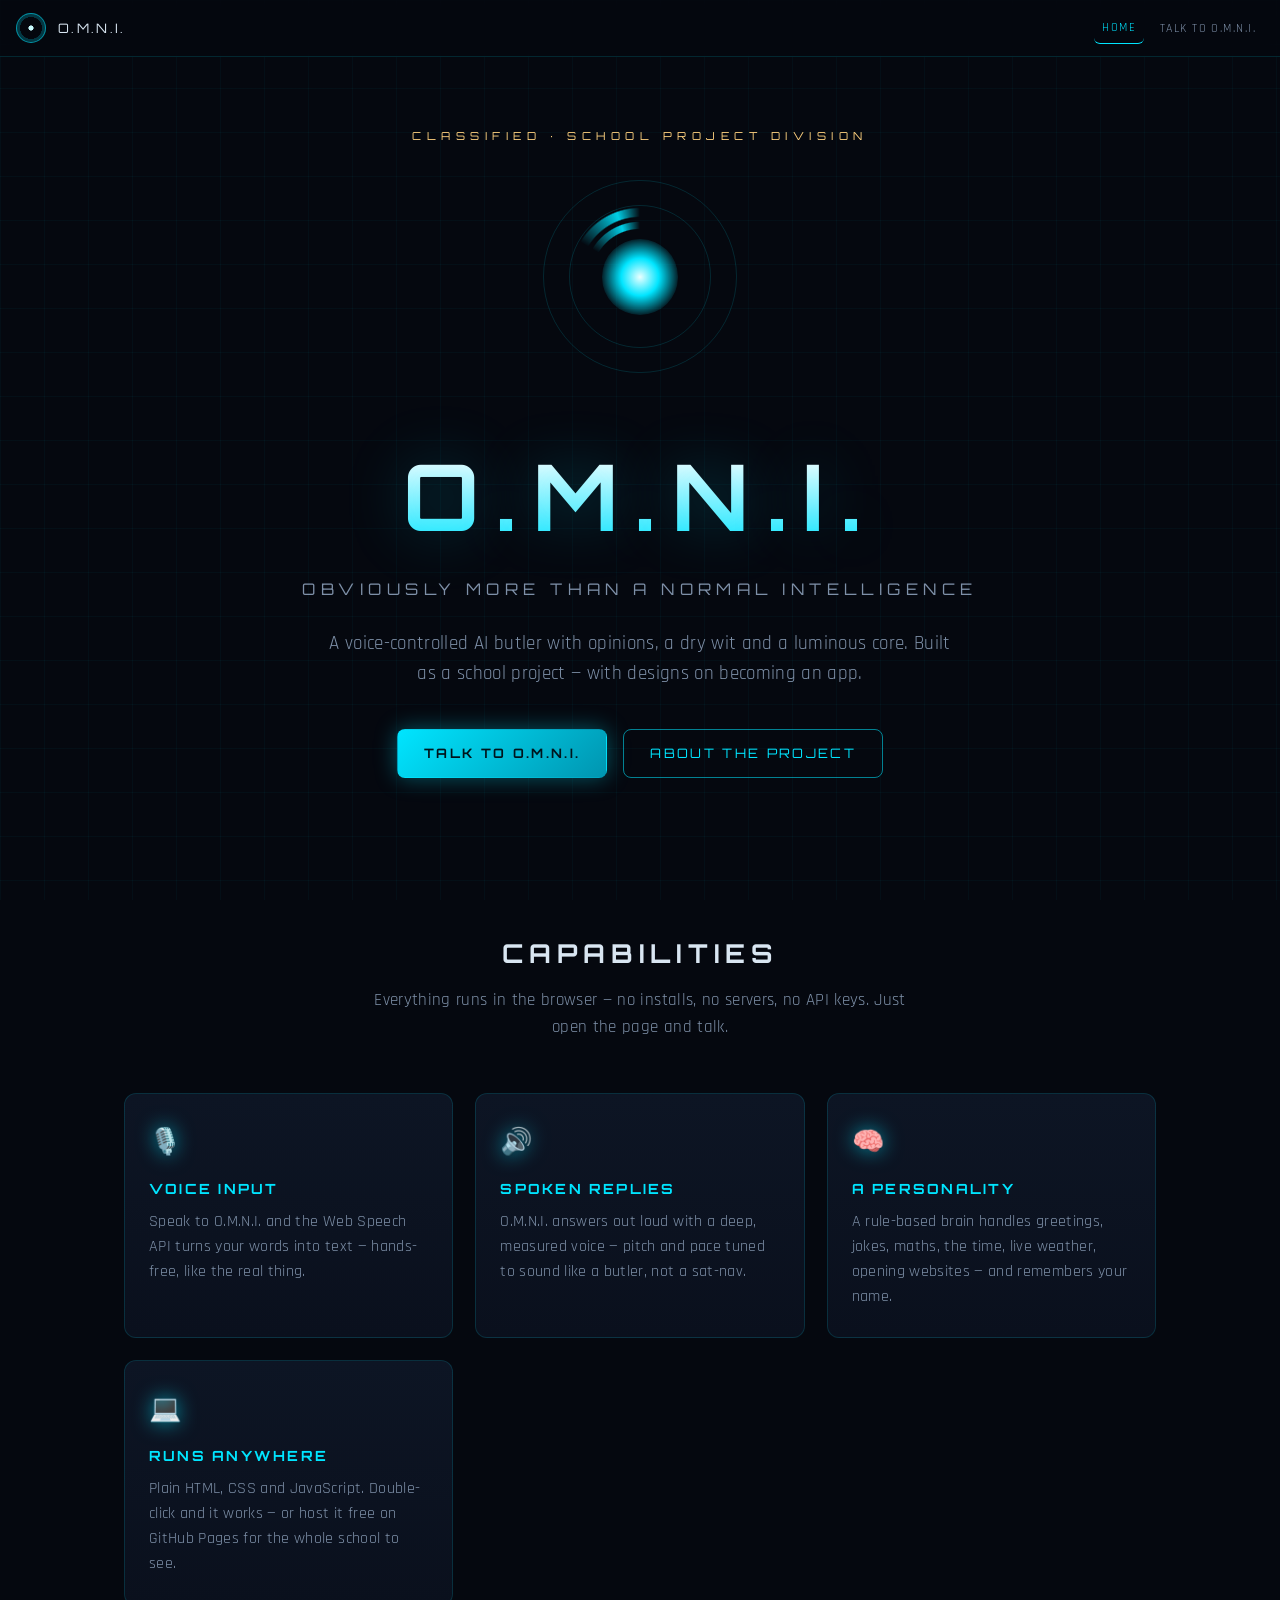
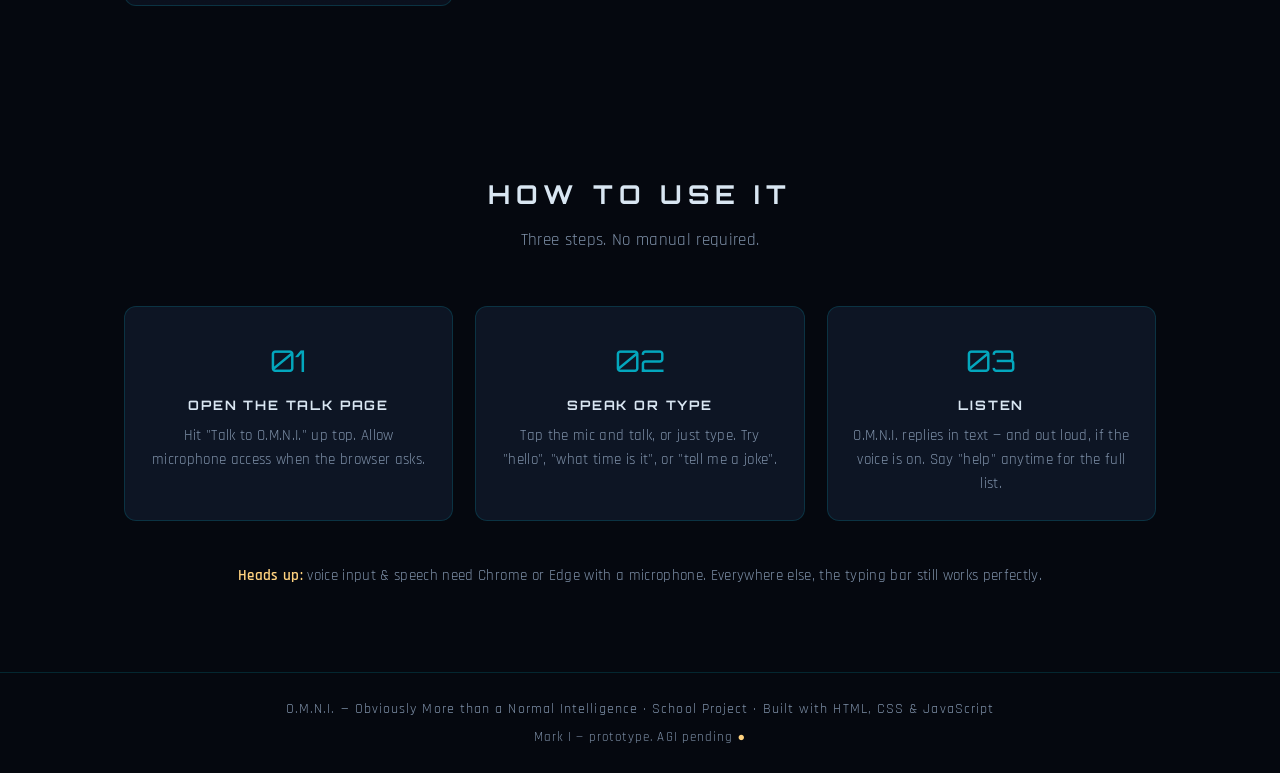
<file: index.html>
<!DOCTYPE html>
<html lang="en">
<head>
  <meta charset="UTF-8" />
  <meta name="viewport" content="width=device-width, initial-scale=1.0" />
  <title>O.M.N.I. — School Project</title>
  <meta name="description" content="O.M.N.I. — Obviously More than a Normal Intelligence. A voice-controlled AI butler, built as a school project." />
  <link rel="icon" href="data:image/svg+xml,%3Csvg xmlns='http://www.w3.org/2000/svg' viewBox='0 0 100 100'%3E%3Ccircle cx='50' cy='50' r='38' fill='none' stroke='%2300e5ff' stroke-width='6'/%3E%3Ccircle cx='50' cy='50' r='14' fill='%2300e5ff'/%3E%3C/svg%3E" />
  <link rel="apple-touch-icon" href="icons/apple-touch-icon.png" />
  <link rel="manifest" href="manifest.json" />
  <link rel="preconnect" href="https://fonts.googleapis.com" />
  <link rel="preconnect" href="https://fonts.gstatic.com" crossorigin />
  <link href="https://fonts.googleapis.com/css2?family=Orbitron:wght@500;700;900&family=Rajdhani:wght@400;500;600;700&display=swap" rel="stylesheet" />
  <link rel="stylesheet" href="css/core.css" />
  <link rel="stylesheet" href="css/home.css" />
</head>
<body>

  <!-- ======= Header ======= -->
  <header class="topbar">
    <a class="brand" href="index.html">
      <span class="mini-arc" aria-hidden="true"></span>
      <span class="name">O.M.N.I.</span>
    </a>
    <nav>
      <a href="index.html" class="active">Home</a>
      <a href="talk.html">Talk to O.M.N.I.</a>
    </nav>
  </header>

  <!-- ======= Hero ======= -->
  <section class="hero">
    <p class="eyebrow">CLASSIFIED · SCHOOL PROJECT DIVISION</p>

    <div class="arc" aria-hidden="true">
      <div class="coil"></div>
      <div class="coil coil2"></div>
      <div class="ring r1"></div>
      <div class="ring r2"></div>
      <div class="core"></div>
    </div>

    <h1>O.M.N.I.</h1>
    <p class="sub">Obviously More than a Normal Intelligence</p>
    <p class="tag">
      A voice-controlled AI butler with opinions, a dry wit and a luminous core.
      Built as a school project — with designs on becoming an app.
    </p>

    <div class="actions">
      <a class="btn btn-primary" href="talk.html">Talk to O.M.N.I.</a>
      <a class="btn btn-ghost" href="#features">About the project</a>
    </div>
  </section>

  <!-- ======= Features ======= -->
  <section class="section" id="features">
    <h2 class="section-title reveal">Capabilities</h2>
    <p class="section-sub reveal">
      Everything runs in the browser — no installs, no servers, no API keys.
      Just open the page and talk.
    </p>

    <div class="grid-3">
      <div class="card reveal">
        <div class="icon">🎙️</div>
        <h3>Voice input</h3>
        <p>Speak to O.M.N.I. and the Web Speech API turns your words into text — hands-free, like the real thing.</p>
      </div>
      <div class="card reveal">
        <div class="icon">🔊</div>
        <h3>Spoken replies</h3>
        <p>O.M.N.I. answers out loud with a deep, measured voice — pitch and pace tuned to sound like a butler, not a sat-nav.</p>
      </div>
      <div class="card reveal">
        <div class="icon">🧠</div>
        <h3>A personality</h3>
        <p>A rule-based brain handles greetings, jokes, maths, the time, live weather, opening websites — and remembers your name.</p>
      </div>
      <div class="card reveal">
        <div class="icon">💻</div>
        <h3>Runs anywhere</h3>
        <p>Plain HTML, CSS and JavaScript. Double-click and it works — or host it free on GitHub Pages for the whole school to see.</p>
      </div>
    </div>
  </section>

  <!-- ======= How it works ======= -->
  <section class="section" id="how">
    <h2 class="section-title reveal">How to use it</h2>
    <p class="section-sub reveal">Three steps. No manual required.</p>

    <div class="steps">
      <div class="step reveal">
        <h3>Open the Talk page</h3>
        <p>Hit "Talk to O.M.N.I." up top. Allow microphone access when the browser asks.</p>
      </div>
      <div class="step reveal">
        <h3>Speak or type</h3>
        <p>Tap the mic and talk, or just type. Try "hello", "what time is it", or "tell me a joke".</p>
      </div>
      <div class="step reveal">
        <h3>Listen</h3>
        <p>O.M.N.I. replies in text — and out loud, if the voice is on. Say "help" anytime for the full list.</p>
      </div>
    </div>

    <p class="note reveal">
      <strong>Heads up:</strong> voice input &amp; speech need Chrome or Edge with a microphone.
      Everywhere else, the typing bar still works perfectly.
    </p>
  </section>

  <!-- ======= Footer ======= -->
  <footer class="footer">
    <p>O.M.N.I. — Obviously More than a Normal Intelligence · School Project · Built with HTML, CSS &amp; JavaScript</p>
    <p style="margin-top:6px; font-size:12.5px;">Mark I — prototype. AGI pending <span class="gold">●</span></p>
  </footer>

  <script>
    // Reveal-on-scroll
    const io = new IntersectionObserver(
      (entries) => entries.forEach((e) => e.isIntersecting && e.target.classList.add("visible")),
      { threshold: 0.15 }
    );
    document.querySelectorAll(".reveal").forEach((el) => io.observe(el));
  </script>
  <script src="js/pwa.js"></script>
</body>
</html>
</file>
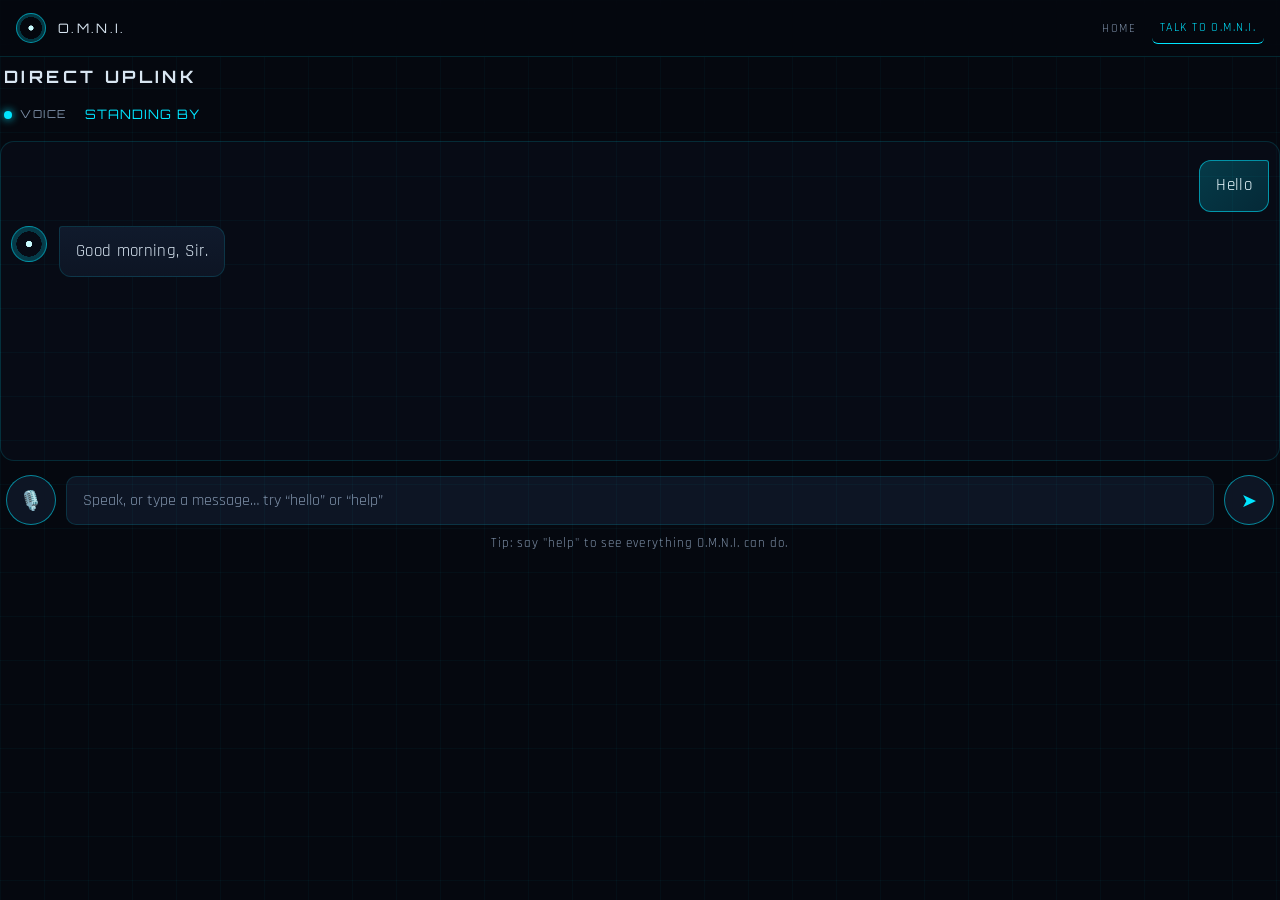
<file: talk.html>
<!DOCTYPE html>
<html lang="en">
<head>
  <meta charset="UTF-8" />
  <meta name="viewport" content="width=device-width, initial-scale=1.0" />
  <title>Talk to O.M.N.I. — O.M.N.I.</title>
  <meta name="description" content="Speak to O.M.N.I. — voice input, spoken replies. A school project." />
  <link rel="icon" href="data:image/svg+xml,%3Csvg xmlns='http://www.w3.org/2000/svg' viewBox='0 0 100 100'%3E%3Ccircle cx='50' cy='50' r='38' fill='none' stroke='%2300e5ff' stroke-width='6'/%3E%3Ccircle cx='50' cy='50' r='14' fill='%2300e5ff'/%3E%3C/svg%3E" />
  <link rel="apple-touch-icon" href="icons/apple-touch-icon.png" />
  <link rel="manifest" href="manifest.json" />
  <link rel="preconnect" href="https://fonts.googleapis.com" />
  <link rel="preconnect" href="https://fonts.gstatic.com" crossorigin />
  <link href="https://fonts.googleapis.com/css2?family=Orbitron:wght@500;700;900&family=Rajdhani:wght@400;500;600;700&display=swap" rel="stylesheet" />
  <link rel="stylesheet" href="css/core.css" />
  <link rel="stylesheet" href="css/talk.css" />
</head>
<body>

  <!-- ======= Header ======= -->
  <header class="topbar">
    <a class="brand" href="index.html">
      <span class="mini-arc" aria-hidden="true"></span>
      <span class="name">O.M.N.I.</span>
    </a>
    <nav>
      <a href="index.html">Home</a>
      <a href="talk.html" class="active">Talk to O.M.N.I.</a>
    </nav>
  </header>

  <!-- ======= Talk console ======= -->
  <main class="talk-main">

    <div class="talk-head">
      <h2>Direct uplink</h2>
      <div class="hud">
        <span id="voice-status" class="toggle" title="Toggle O.M.N.I.'s spoken voice">
          <span class="dot"></span> Voice
        </span>
        <span id="status" class="status" style="padding:0">Standing by</span>
      </div>
    </div>

    <div class="chat" id="chat" aria-live="polite"></div>

    <form class="composer" id="chat-form" autocomplete="off">
      <button type="button" class="icon-btn" id="mic-btn" title="Speak to O.M.N.I. (Chrome/Edge)">🎙️</button>
      <input id="chat-input" type="text" placeholder="Speak, or type a message… try “hello” or “help”" aria-label="Message for O.M.N.I." />
      <button type="submit" class="icon-btn" title="Send">➤</button>
    </form>

    <p class="status" id="hint">Tip: say "help" to see everything O.M.N.I. can do.</p>
  </main>

  <script src="js/omni-data.js"></script>
  <script src="js/omni-data2.js"></script>
  <script src="js/omni.js"></script>
  <script src="js/talk.js"></script>
  <script src="js/pwa.js"></script>
</body>
</html>
</file>
<file: css/core.css>
/* O.M.N.I. — core (shared site stylesheet, split for size) */

:root {
  --bg: #05080f;
  --bg-2: #0a101d;
  --panel: #0d1524;
  --panel-2: #101a2c;
  --line: rgba(0, 229, 255, 0.14);
  --cyan: #00e5ff;
  --cyan-soft: rgba(0, 229, 255, 0.55);
  --cyan-dim: rgba(0, 229, 255, 0.22);
  --gold: #ffd27f;
  --text: #d9e6f2;
  --muted: #7e90a8;
  --danger: #ff5f6d;
  --font-display: "Orbitron", "Segoe UI", "Helvetica Neue", Arial, sans-serif;
  --font-body: "Rajdhani", "Segoe UI", "Helvetica Neue", Arial, sans-serif;
}

* { margin: 0; padding: 0; box-sizing: border-box; }

html { scroll-behavior: smooth; }

body {
  background: var(--bg);
  color: var(--text);
  font-family: var(--font-body);
  font-size: 17px;
  line-height: 1.6;
  letter-spacing: 0.02em;
  min-height: 100vh;
  overflow-x: hidden;
}

body::before {
  content: "";
  position: fixed;
  inset: 0;
  background-image:
    linear-gradient(rgba(0, 229, 255, 0.035) 1px, transparent 1px),
    linear-gradient(90deg, rgba(0, 229, 255, 0.035) 1px, transparent 1px);
  background-size: 44px 44px;
  pointer-events: none;
  z-index: 0;
}

::selection { background: var(--cyan); color: #001018; }

a { color: var(--cyan); text-decoration: none; }

h1, h2, h3 { font-family: var(--font-display); font-weight: 700; }

.topbar {
  position: sticky;
  top: 0;
  z-index: 50;
  display: flex;
  align-items: center;
  justify-content: space-between;
  gap: 16px;
  padding: 14px 28px;
  background: rgba(5, 8, 15, 0.82);
  backdrop-filter: blur(10px);
  border-bottom: 1px solid var(--line);
}

.brand {
  display: flex;
  align-items: center;
  gap: 12px;
  color: var(--text);
}

.brand .mini-arc {
  width: 30px;
  height: 30px;
  border-radius: 50%;
  border: 1px solid var(--cyan-soft);
  background:
    radial-gradient(circle, #c9fbff 0 12%, transparent 14%),
    radial-gradient(circle, transparent 55%, var(--cyan-dim) 56% 72%, transparent 74%);
  animation: core-pulse 2.6s ease-in-out infinite;
}

.brand .name {
  font-family: var(--font-display);
  font-size: 15px;
  letter-spacing: 0.28em;
}

.topbar nav { display: flex; gap: 8px; align-items: center; }

.topbar nav a {
  padding: 8px 14px;
  border-radius: 6px;
  color: var(--muted);
  font-size: 14px;
  letter-spacing: 0.12em;
  text-transform: uppercase;
  transition: color 0.2s, background 0.2s;
}

.topbar nav a:hover { color: var(--cyan); background: rgba(0, 229, 255, 0.08); }

.topbar nav a.active { color: var(--cyan); border-bottom: 1px solid var(--cyan); }

.btn {
  display: inline-block;
  padding: 13px 26px;
  border-radius: 8px;
  font-family: var(--font-display);
  font-size: 13px;
  letter-spacing: 0.18em;
  text-transform: uppercase;
  cursor: pointer;
  border: 1px solid transparent;
  transition: transform 0.15s, box-shadow 0.2s, background 0.2s;
}

.btn:active { transform: translateY(1px); }

.btn-primary {
  background: linear-gradient(135deg, var(--cyan), #0095b0);
  color: #00141c;
  font-weight: 700;
  box-shadow: 0 0 22px rgba(0, 229, 255, 0.35);
}

.btn-primary:hover { box-shadow: 0 0 34px rgba(0, 229, 255, 0.55); }

.btn-ghost {
  border-color: var(--cyan-soft);
  color: var(--cyan);
  background: transparent;
}

.btn-ghost:hover { background: rgba(0, 229, 255, 0.08); box-shadow: 0 0 18px rgba(0, 229, 255, 0.2); }

  .topbar { padding: 12px 16px; }
  .topbar nav a { padding: 6px 8px; font-size: 12px; }
  .brand .name { letter-spacing: 0.18em; font-size: 13px; }
</file>
<file: css/home.css>
/* O.M.N.I. — home (shared site stylesheet, split for size) */

.hero {
  position: relative;
  z-index: 1;
  min-height: 88vh;
  display: flex;
  flex-direction: column;
  align-items: center;
  justify-content: center;
  text-align: center;
  padding: 60px 24px;
}

.hero .eyebrow {
  font-family: var(--font-display);
  font-size: 11px;
  letter-spacing: 0.5em;
  color: var(--gold);
  margin-bottom: 26px;
}

.hero h1 {
  font-size: clamp(44px, 9vw, 92px);
  letter-spacing: 0.18em;
  background: linear-gradient(180deg, #ffffff 20%, var(--cyan) 90%);
  -webkit-background-clip: text;
  background-clip: text;
  -webkit-text-fill-color: transparent;
  text-shadow: 0 0 60px rgba(0, 229, 255, 0.25);
  margin-bottom: 8px;
}

.hero .sub {
  font-family: var(--font-display);
  font-size: clamp(12px, 2vw, 16px);
  letter-spacing: 0.34em;
  color: var(--muted);
  text-transform: uppercase;
  margin-bottom: 26px;
}

.hero .tag {
  max-width: 640px;
  color: var(--muted);
  font-size: 19px;
  margin-bottom: 40px;
}

.hero .actions { display: flex; gap: 16px; flex-wrap: wrap; justify-content: center; }

.arc {
  position: relative;
  width: 210px;
  height: 210px;
  margin-bottom: 40px;
}

.arc .ring {
  position: absolute;
  border-radius: 50%;
  border: 1px solid var(--line);
}

.arc .r1 { inset: 4%; }
.arc .r2 { inset: 16%; }

.arc .coil {
  position: absolute;
  inset: 0;
  border-radius: 50%;
  background: conic-gradient(from 0deg, transparent 0deg 300deg, var(--cyan) 340deg, transparent 360deg);
  -webkit-mask: radial-gradient(circle, transparent 40%, #000 41% 46%, transparent 47%);
  mask: radial-gradient(circle, transparent 40%, #000 41% 46%, transparent 47%);
  animation: spin 5s linear infinite;
  opacity: 0.9;
}

.arc .coil2 {
  inset: 10%;
  animation-duration: 7s;
  animation-direction: reverse;
}

.arc .core {
  position: absolute;
  inset: 32%;
  border-radius: 50%;
  background: radial-gradient(circle, #eaffff 0%, var(--cyan) 35%, rgba(0, 229, 255, 0.25) 65%, transparent 75%);
  animation: core-pulse 3s ease-in-out infinite;
}

@keyframes spin { to { transform: rotate(360deg); } }

@keyframes core-pulse {
  0%, 100% { transform: scale(1); opacity: 0.9; box-shadow: 0 0 24px rgba(0, 229, 255, 0.5); }
  50% { transform: scale(1.07); opacity: 1; box-shadow: 0 0 48px rgba(0, 229, 255, 0.85); }
}

.section {
  position: relative;
  z-index: 1;
  padding: 84px 24px;
  max-width: 1080px;
  margin: 0 auto;
}

.section-title {
  text-align: center;
  font-size: 26px;
  letter-spacing: 0.22em;
  text-transform: uppercase;
  color: var(--text);
  margin-bottom: 12px;
}

.section-sub {
  text-align: center;
  color: var(--muted);
  max-width: 560px;
  margin: 0 auto 52px;
}

.grid-3 {
  display: grid;
  grid-template-columns: repeat(auto-fit, minmax(250px, 1fr));
  gap: 22px;
}

.card {
  background: linear-gradient(180deg, var(--panel), var(--bg-2));
  border: 1px solid var(--line);
  border-radius: 12px;
  padding: 28px 24px;
  transition: transform 0.2s, border-color 0.2s, box-shadow 0.2s;
}

.card:hover {
  transform: translateY(-4px);
  border-color: var(--cyan-soft);
  box-shadow: 0 12px 34px rgba(0, 229, 255, 0.12);
}

.card .icon {
  font-size: 26px;
  margin-bottom: 14px;
  filter: drop-shadow(0 0 10px rgba(0, 229, 255, 0.6));
}

.card h3 {
  font-size: 14px;
  letter-spacing: 0.16em;
  text-transform: uppercase;
  color: var(--cyan);
  margin-bottom: 10px;
}

.card p { color: var(--muted); font-size: 15.5px; }

.steps {
  display: grid;
  grid-template-columns: repeat(auto-fit, minmax(220px, 1fr));
  gap: 22px;
  counter-reset: step;
}

.step {
  position: relative;
  background: var(--panel);
  border: 1px solid var(--line);
  border-radius: 12px;
  padding: 30px 22px 24px;
  text-align: center;
}

.step::before {
  counter-increment: step;
  content: "0" counter(step);
  display: block;
  font-family: var(--font-display);
  font-size: 30px;
  color: var(--cyan);
  opacity: 0.7;
  margin-bottom: 10px;
}

.step h3 { font-size: 13px; letter-spacing: 0.14em; text-transform: uppercase; margin-bottom: 8px; color: var(--text); }
.step p { color: var(--muted); font-size: 15px; }

.note {
  margin-top: 44px;
  text-align: center;
  color: var(--muted);
  font-size: 14.5px;
}

.note strong { color: var(--gold); font-weight: 600; }

.reveal { opacity: 0; transform: translateY(22px); transition: opacity 0.6s ease, transform 0.6s ease; }
.reveal.visible { opacity: 1; transform: none; }

.footer {
  position: relative;
  z-index: 1;
  border-top: 1px solid var(--line);
  padding: 26px 24px;
  text-align: center;
  color: var(--muted);
  font-size: 13.5px;
  letter-spacing: 0.08em;
}

.footer .gold { color: var(--gold); }

/* ============================================================

  .hero h1 { letter-spacing: 0.1em; }
  .section { padding: 56px 18px; }
</file>
<file: css/talk.css>
/* O.M.N.I. — talk (shared site stylesheet, split for size) */ Page 2 — Talk to O.M.N.I. ============================================================ */ .talk-main { position: relative; z-index: 1; max-width: 900px; margin: 0 auto; padding: 20px 20px 10px; display: flex; flex-direction: column; height: calc(100vh - 64px); }
.talk-head { display: flex; align-items: center; justify-content: space-between; gap: 14px; padding: 6px 4px 16px; flex-wrap: wrap; }
.talk-head h2 { font-size: 17px; letter-spacing: 0.2em; text-transform: uppercase; }
.talk-head .hud { display: flex; align-items: center; gap: 18px; font-family: var(--font-display); font-size: 11px; letter-spacing: 0.14em; color: var(--muted); text-transform: uppercase; }
.toggle { display: inline-flex; align-items: center; gap: 8px; cursor: pointer; user-select: none; color: var(--muted); transition: color 0.2s; }
.toggle:hover { color: var(--cyan); }
.toggle .dot { width: 8px; height: 8px; border-radius: 50%; background: var(--cyan); box-shadow: 0 0 8px var(--cyan); transition: background 0.2s, box-shadow 0.2s; }
.toggle.off .dot { background: var(--muted); box-shadow: none; }
.chat { flex: 1; min-height: 320px; overflow-y: auto; display: flex; flex-direction: column; gap: 14px; padding: 18px 10px 18px; background: rgba(10, 16, 29, 0.55); border: 1px solid var(--line); border-radius: 14px; scrollbar-width: thin; scrollbar-color: var(--cyan-dim) transparent; }
.chat::-webkit-scrollbar { width: 8px; }
.chat::-webkit-scrollbar-thumb { background: var(--cyan-dim); border-radius: 8px; }
.msg { display: flex; gap: 12px; max-width: 82%; animation: msg-in 0.28s ease both; }
@keyframes msg-in { from { opacity: 0; transform: translateY(10px); }
to { opacity: 1; transform: none; }
}
.msg.omni { align-self: flex-start; }
.msg.user { align-self: flex-end; flex-direction: row-reverse; }
.avatar { flex: 0 0 auto; width: 36px; height: 36px; border-radius: 50%; border: 1px solid var(--cyan-soft); background: radial-gradient(circle, #c9fbff 0 12%, transparent 14%), radial-gradient(circle, transparent 52%, var(--cyan-dim) 53% 70%, transparent 72%); animation: core-pulse 3s ease-in-out infinite; }
.bubble { padding: 12px 16px; border-radius: 12px; font-size: 16.5px; line-height: 1.55; white-space: pre-wrap; word-wrap: break-word; }
.msg.omni .bubble { background: linear-gradient(180deg, var(--panel-2), var(--panel)); border: 1px solid var(--line); border-top-left-radius: 3px; }
.msg.speaking .bubble { border-color: var(--cyan); box-shadow: 0 0 20px rgba(0, 229, 255, 0.22); }
.msg.user .bubble { background: linear-gradient(135deg, rgba(0, 229, 255, 0.22), rgba(0, 149, 176, 0.22)); border: 1px solid var(--cyan-soft); border-top-right-radius: 3px; color: #eafaff; }
.typing { display: inline-flex; gap: 5px; align-items: center; padding: 4px 2px; }
.typing span { width: 7px; height: 7px; border-radius: 50%; background: var(--cyan); animation: blink 1.2s infinite ease-in-out; }
.typing span:nth-child(2) { animation-delay: 0.2s; }
.typing span:nth-child(3) { animation-delay: 0.4s; }
@keyframes blink { 0%, 80%, 100% { opacity: 0.25; transform: scale(0.8); }
40% { opacity: 1; transform: scale(1.15); }
}
.wave { display: inline-flex; gap: 3px; align-items: flex-end; height: 16px; margin-left: 10px; vertical-align: middle; }
.wave i { width: 3px; height: 100%; background: var(--cyan); border-radius: 2px; animation: wave 0.9s infinite ease-in-out; }
.wave i:nth-child(2) { animation-delay: 0.15s; }
.wave i:nth-child(3) { animation-delay: 0.3s; }
.wave i:nth-child(4) { animation-delay: 0.45s; }
.wave i:nth-child(5) { animation-delay: 0.6s; }
@keyframes wave { 0%, 100% { height: 30%; }
50% { height: 100%; }
}
.composer { display: flex; gap: 10px; align-items: center; padding: 14px 6px 6px; }
.composer input { flex: 1; background: var(--panel); border: 1px solid var(--line); border-radius: 10px; color: var(--text); font-family: var(--font-body); font-size: 16px; padding: 13px 16px; outline: none; transition: border-color 0.2s, box-shadow 0.2s; }
.composer input:focus { border-color: var(--cyan-soft); box-shadow: 0 0 16px rgba(0, 229, 255, 0.15); }
.composer input::placeholder { color: var(--muted); }
.icon-btn { position: relative; width: 50px; height: 50px; flex: 0 0 auto; border-radius: 50%; border: 1px solid var(--cyan-soft); background: var(--panel); color: var(--cyan); font-size: 19px; cursor: pointer; display: inline-flex; align-items: center; justify-content: center; transition: background 0.2s, box-shadow 0.2s; }
.icon-btn:hover { background: rgba(0, 229, 255, 0.1); }
#mic-btn.listening { background: rgba(0, 229, 255, 0.15); }
#mic-btn.listening::after { content: ""; position: absolute; inset: -8px; border-radius: 50%; border: 1px solid var(--cyan); animation: mic-ring 1.4s infinite ease-out; }
@keyframes mic-ring { 0% { transform: scale(0.75); opacity: 1; }
100% { transform: scale(1.4); opacity: 0; }
}
#mic-btn:disabled { opacity: 0.4; cursor: not-allowed; }
.status { text-align: center; color: var(--muted); font-size: 13px; letter-spacing: 0.08em; padding: 2px 0 10px; }
.status .ok { color: var(--cyan); }
.status .warn { color: var(--gold); }
.status .err { color: var(--danger); }
.msg { max-width: 92%; }
.talk-head { flex-direction: column; align-items: flex-start; }
</file>
